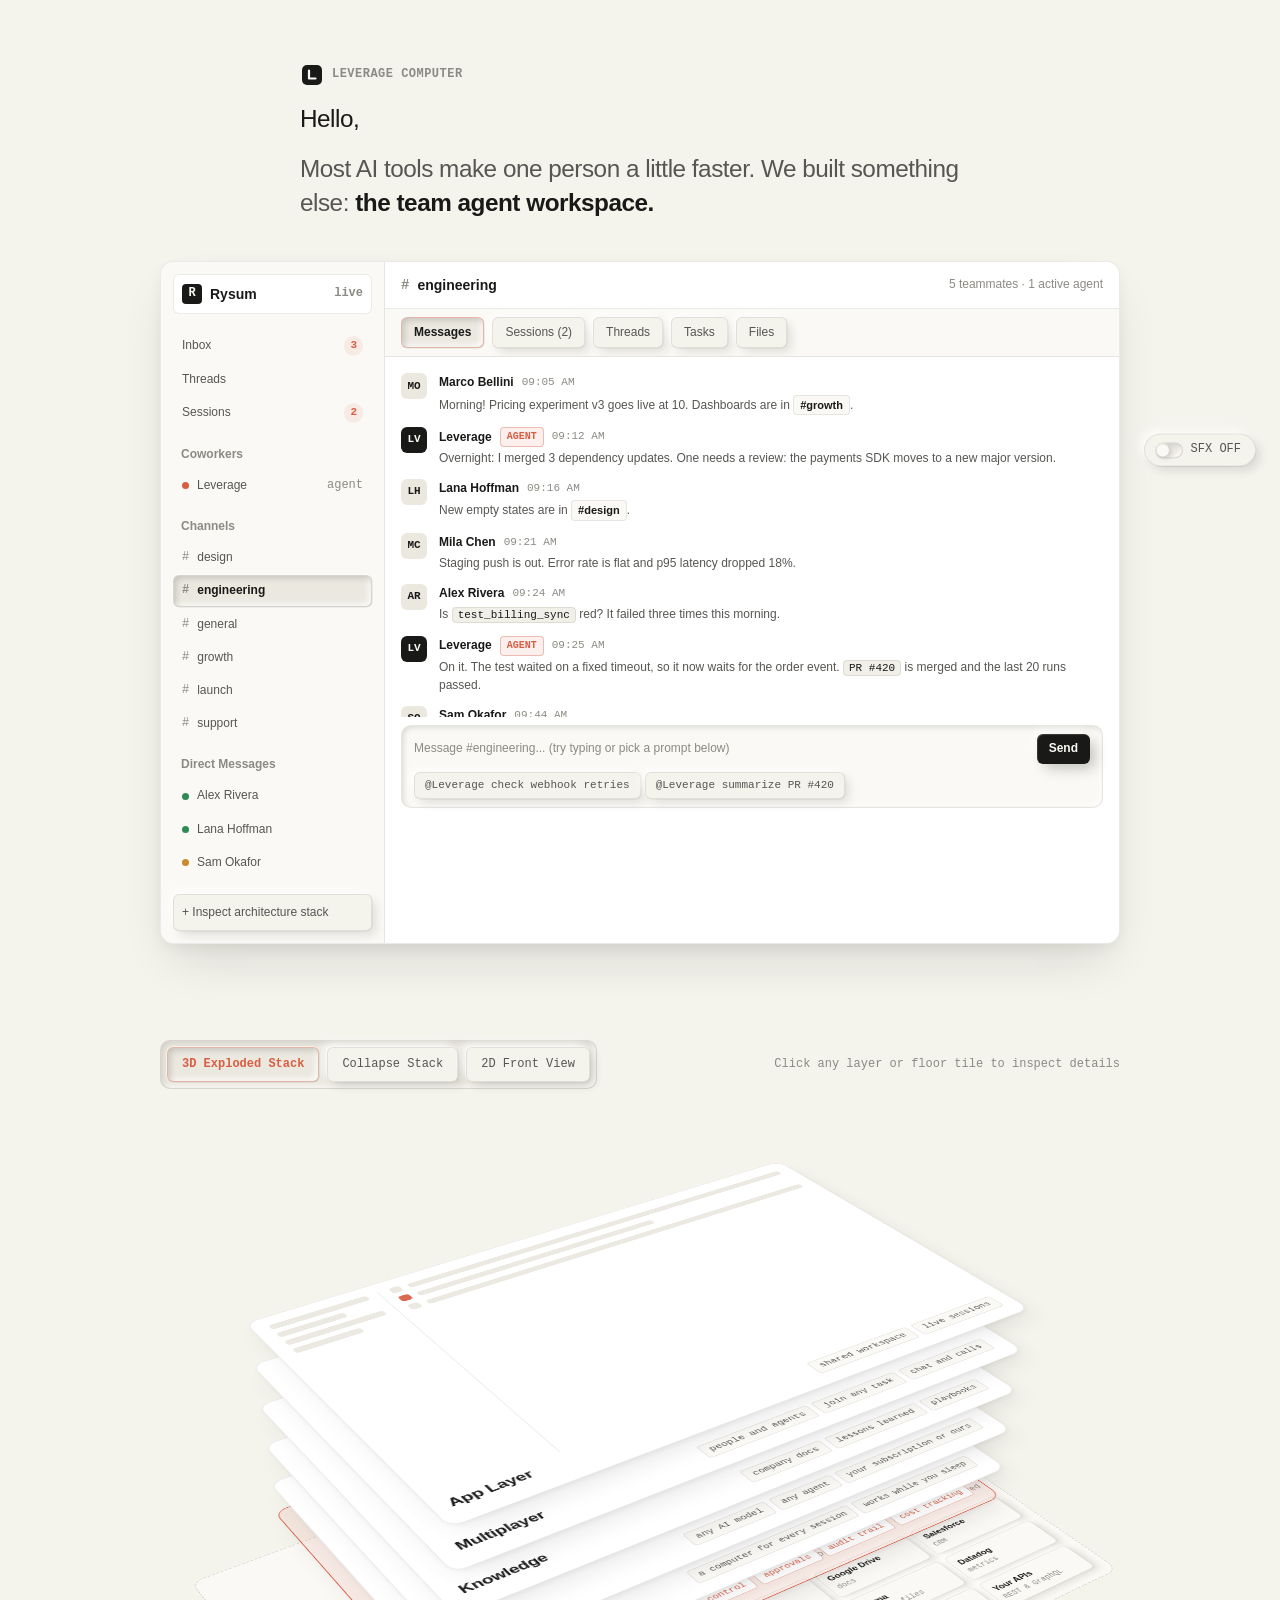
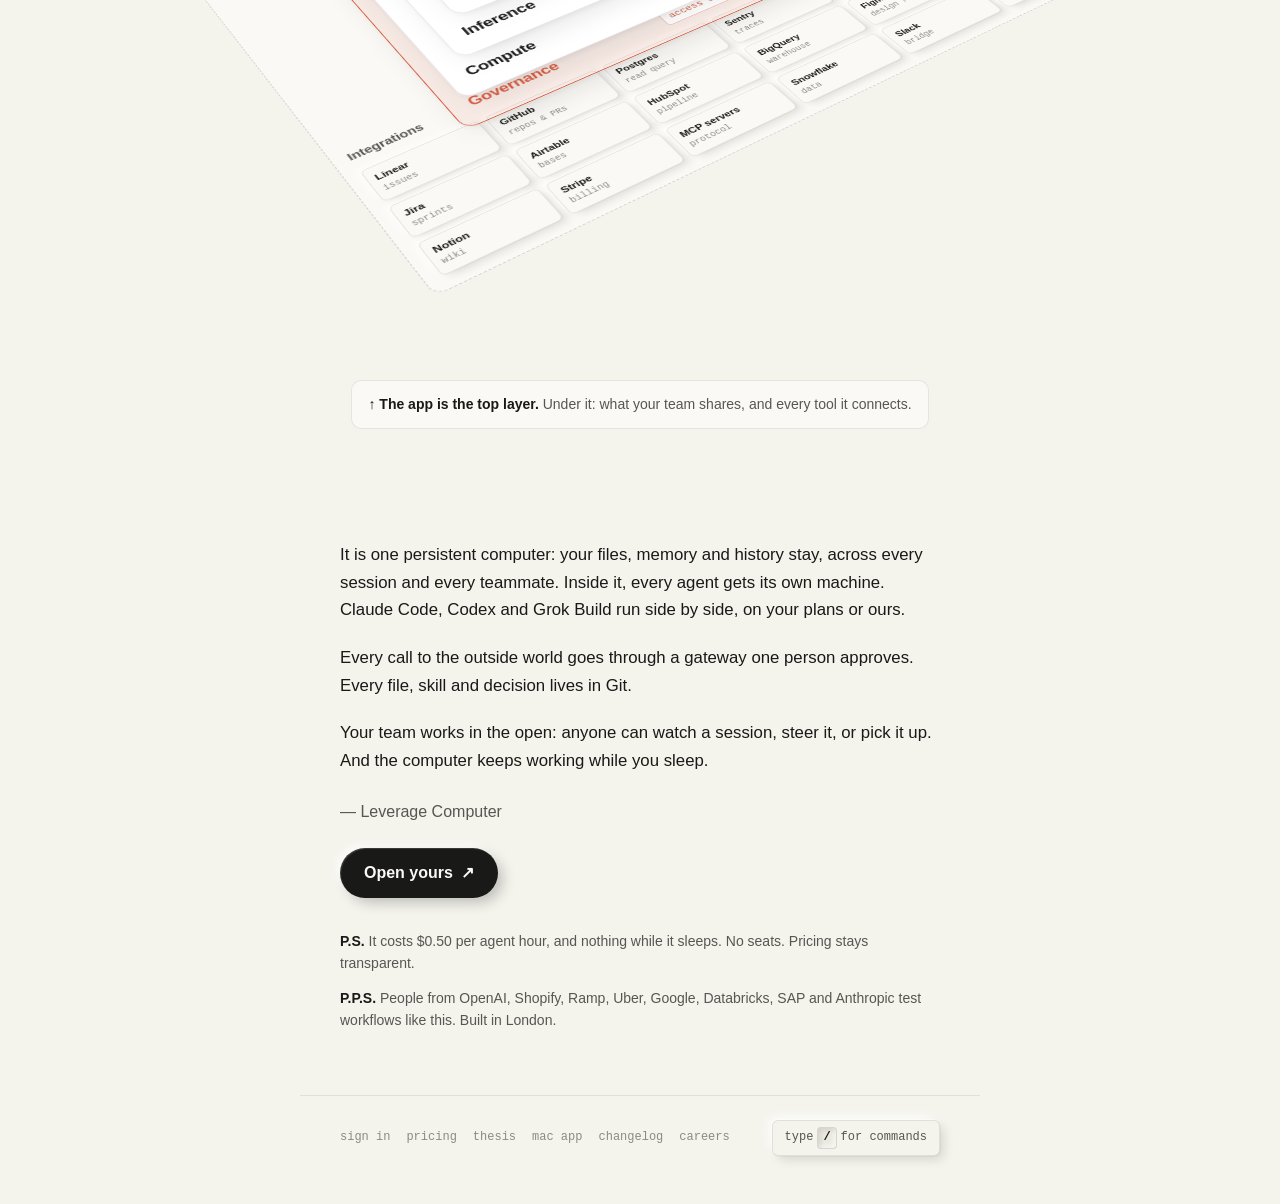
<file: output/clean-mockup-v2/index.html>
<!doctype html>
<html lang="en">
  <head>
    <meta charset="UTF-8" />
    <meta name="viewport" content="width=device-width, initial-scale=1.0" />
    <title>Leverage Computer — The Team Agent Workspace</title>
    <meta
      name="description"
      content="Most AI tools make one person a little faster. A persistent team agent workspace where people and agents collaborate on one shared computer."
    />
    <meta property="og:type" content="website" />
    <meta
      property="og:title"
      content="Leverage Computer — The Team Agent Workspace"
    />
    <meta
      property="og:description"
      content="App layer, Multiplayer, Knowledge, Inference, Compute, and Governance stacked over all your team integrations."
    />
    <meta property="og:image" content="./assets/og-preview.svg" />
    <link rel="stylesheet" href="./css/reset.css" />
    <link rel="stylesheet" href="./css/variables.css" />
    <link rel="stylesheet" href="./css/style.css" />
    <script src="./js/data.js" defer></script>
    <script src="./js/sound.js" defer></script>
    <script src="./js/workspace-preview.js" defer></script>
    <script src="./js/stage-3d.js" defer></script>
    <script src="./js/app.js" defer></script>
  </head>
  <body>
    <a class="skip-link" href="#main-content">Skip to content</a>

    <div class="floating-utility">
      <button
        type="button"
        id="sound-toggle-btn"
        class="floating-utility__btn"
        data-action="toggle-sound"
        aria-pressed="false"
        aria-label="Toggle tactile click sound feedback"
      >
        <span class="floating-utility__dot" aria-hidden="true"></span>
        <span id="sound-toggle-label">SFX OFF</span>
      </button>
    </div>

    <div class="page-shell">
      <main id="main-content">
        <!-- Section 1: Editorial Intro & Live Team Agent Workspace Window -->
        <section class="container hero-section" id="hero-workspace" aria-label="Workspace overview">
          <header class="hero-intro">
            <div class="brand-mark">
              <svg
                class="brand-mark__icon"
                viewBox="0 0 24 24"
                fill="none"
                aria-hidden="true"
              >
                <rect x="2" y="2" width="20" height="20" rx="5" fill="currentColor" />
                <path
                  d="M9 7.5 V15.5 H15.5"
                  stroke="#FAF9F5"
                  stroke-width="2.2"
                  stroke-linecap="round"
                  stroke-linejoin="round"
                />
              </svg>
              <span class="brand-mark__name">LEVERAGE COMPUTER</span>
            </div>

            <p class="hero-intro__greeting">Hello,</p>
            <h1 class="hero-intro__lead">
              Most AI tools make one person a little faster. We built something
              else: <strong>the team agent workspace.</strong>
            </h1>
          </header>

          <div class="workspace-window" aria-label="Interactive workspace preview">
            <aside class="workspace-window__sidebar" aria-label="Workspace navigation">
              <div class="workspace-switcher">
                <span class="workspace-switcher__brand">
                  <span class="workspace-switcher__badge" aria-hidden="true">R</span>
                  <span>Rysum</span>
                </span>
                <span class="workspace-switcher__state">live</span>
              </div>

              <div class="sidebar-group" role="group" aria-label="Primary views">
                <button
                  type="button"
                  class="sidebar-btn"
                  data-action="select-tab"
                  data-tab-id="threads"
                >
                  <span class="sidebar-btn__left">Inbox</span>
                  <span class="sidebar-btn__count">3</span>
                </button>
                <button
                  type="button"
                  class="sidebar-btn"
                  data-action="select-tab"
                  data-tab-id="threads"
                >
                  <span class="sidebar-btn__left">Threads</span>
                </button>
                <button
                  type="button"
                  class="sidebar-btn"
                  data-action="select-tab"
                  data-tab-id="sessions"
                >
                  <span class="sidebar-btn__left">Sessions</span>
                  <span class="sidebar-btn__count">2</span>
                </button>
              </div>

              <div class="sidebar-group" role="group" aria-label="Coworker agents">
                <span class="sidebar-group__label">Coworkers</span>
                <button
                  type="button"
                  class="sidebar-btn"
                  data-action="select-channel"
                  data-channel-id="engineering"
                >
                  <span class="sidebar-btn__left">
                    <span class="status-dot status-dot--agent" aria-hidden="true"></span>
                    <span>Leverage</span>
                  </span>
                  <span class="sidebar-btn__hash">agent</span>
                </button>
              </div>

              <div class="sidebar-group" role="group" aria-label="Channels">
                <span class="sidebar-group__label">Channels</span>
                <button
                  type="button"
                  class="sidebar-btn"
                  data-action="select-channel"
                  data-channel-id="design"
                >
                  <span class="sidebar-btn__left">
                    <span class="sidebar-btn__hash" aria-hidden="true">#</span>
                    <span>design</span>
                  </span>
                </button>
                <button
                  type="button"
                  class="sidebar-btn is-active"
                  data-action="select-channel"
                  data-channel-id="engineering"
                >
                  <span class="sidebar-btn__left">
                    <span class="sidebar-btn__hash" aria-hidden="true">#</span>
                    <span>engineering</span>
                  </span>
                </button>
                <button
                  type="button"
                  class="sidebar-btn"
                  data-action="select-channel"
                  data-channel-id="general"
                >
                  <span class="sidebar-btn__left">
                    <span class="sidebar-btn__hash" aria-hidden="true">#</span>
                    <span>general</span>
                  </span>
                </button>
                <button
                  type="button"
                  class="sidebar-btn"
                  data-action="select-channel"
                  data-channel-id="growth"
                >
                  <span class="sidebar-btn__left">
                    <span class="sidebar-btn__hash" aria-hidden="true">#</span>
                    <span>growth</span>
                  </span>
                </button>
                <button
                  type="button"
                  class="sidebar-btn"
                  data-action="select-channel"
                  data-channel-id="launch"
                >
                  <span class="sidebar-btn__left">
                    <span class="sidebar-btn__hash" aria-hidden="true">#</span>
                    <span>launch</span>
                  </span>
                </button>
                <button
                  type="button"
                  class="sidebar-btn"
                  data-action="select-channel"
                  data-channel-id="support"
                >
                  <span class="sidebar-btn__left">
                    <span class="sidebar-btn__hash" aria-hidden="true">#</span>
                    <span>support</span>
                  </span>
                </button>
              </div>

              <div class="sidebar-group" role="group" aria-label="Direct messages">
                <span class="sidebar-group__label">Direct Messages</span>
                <button
                  type="button"
                  class="sidebar-btn"
                  data-action="select-channel"
                  data-channel-id="engineering"
                >
                  <span class="sidebar-btn__left">
                    <span class="status-dot" aria-hidden="true"></span>
                    <span>Alex Rivera</span>
                  </span>
                </button>
                <button
                  type="button"
                  class="sidebar-btn"
                  data-action="select-channel"
                  data-channel-id="design"
                >
                  <span class="sidebar-btn__left">
                    <span class="status-dot" aria-hidden="true"></span>
                    <span>Lana Hoffman</span>
                  </span>
                </button>
                <button
                  type="button"
                  class="sidebar-btn"
                  data-action="select-channel"
                  data-channel-id="support"
                >
                  <span class="sidebar-btn__left">
                    <span class="status-dot status-dot--idle" aria-hidden="true"></span>
                    <span>Sam Okafor</span>
                  </span>
                </button>
              </div>

              <button
                type="button"
                class="sidebar-footer-action"
                data-action="jump-section"
                data-target="architecture-stage"
              >
                + Inspect architecture stack
              </button>
            </aside>

            <div class="workspace-window__feed">
              <div class="feed-header">
                <div class="feed-header__title">
                  <span class="sidebar-btn__hash" aria-hidden="true">#</span>
                  <span id="workspace-channel-title">engineering</span>
                </div>
                <span class="feed-header__meta" id="workspace-channel-meta">
                  5 teammates · 1 active agent
                </span>
              </div>

              <div class="workspace-window__tabs" role="tablist" aria-label="Channel tabs">
                <button
                  type="button"
                  class="feed-tab is-active"
                  role="tab"
                  aria-selected="true"
                  data-action="select-tab"
                  data-tab-id="messages"
                >
                  Messages
                </button>
                <button
                  type="button"
                  class="feed-tab"
                  role="tab"
                  aria-selected="false"
                  data-action="select-tab"
                  data-tab-id="sessions"
                >
                  Sessions (2)
                </button>
                <button
                  type="button"
                  class="feed-tab"
                  role="tab"
                  aria-selected="false"
                  data-action="select-tab"
                  data-tab-id="threads"
                >
                  Threads
                </button>
                <button
                  type="button"
                  class="feed-tab"
                  role="tab"
                  aria-selected="false"
                  data-action="select-tab"
                  data-tab-id="tasks"
                >
                  Tasks
                </button>
                <button
                  type="button"
                  class="feed-tab"
                  role="tab"
                  aria-selected="false"
                  data-action="select-tab"
                  data-tab-id="files"
                >
                  Files
                </button>
              </div>

              <div class="feed-stream" id="workspace-feed-stream" aria-live="polite">
                <article class="feed-msg">
                  <span class="feed-msg__avatar" aria-hidden="true">MO</span>
                  <div class="feed-msg__body">
                    <div class="feed-msg__head">
                      <span class="feed-msg__author">Marco Bellini</span>
                      <span class="feed-msg__time">09:05 AM</span>
                    </div>
                    <p class="feed-msg__text">
                      Morning! Pricing experiment v3 goes live at 10. Dashboards are in
                      <span class="feed-msg__tag">#growth</span>.
                    </p>
                  </div>
                </article>

                <article class="feed-msg feed-msg--agent">
                  <span class="feed-msg__avatar" aria-hidden="true">LV</span>
                  <div class="feed-msg__body">
                    <div class="feed-msg__head">
                      <span class="feed-msg__author">Leverage</span>
                      <span class="feed-msg__badge">AGENT</span>
                      <span class="feed-msg__time">09:12 AM</span>
                    </div>
                    <p class="feed-msg__text">
                      Overnight: I merged 3 dependency updates. One needs a review: the
                      payments SDK moves to a new major version.
                    </p>
                  </div>
                </article>

                <article class="feed-msg">
                  <span class="feed-msg__avatar" aria-hidden="true">LH</span>
                  <div class="feed-msg__body">
                    <div class="feed-msg__head">
                      <span class="feed-msg__author">Lana Hoffman</span>
                      <span class="feed-msg__time">09:16 AM</span>
                    </div>
                    <p class="feed-msg__text">
                      New empty states are in <span class="feed-msg__tag">#design</span>.
                    </p>
                  </div>
                </article>

                <article class="feed-msg">
                  <span class="feed-msg__avatar" aria-hidden="true">MC</span>
                  <div class="feed-msg__body">
                    <div class="feed-msg__head">
                      <span class="feed-msg__author">Mila Chen</span>
                      <span class="feed-msg__time">09:21 AM</span>
                    </div>
                    <p class="feed-msg__text">
                      Staging push is out. Error rate is flat and p95 latency dropped 18%.
                    </p>
                  </div>
                </article>

                <article class="feed-msg">
                  <span class="feed-msg__avatar" aria-hidden="true">AR</span>
                  <div class="feed-msg__body">
                    <div class="feed-msg__head">
                      <span class="feed-msg__author">Alex Rivera</span>
                      <span class="feed-msg__time">09:24 AM</span>
                    </div>
                    <p class="feed-msg__text">
                      Is <code class="feed-msg__code">test_billing_sync</code> red? It failed three times this morning.
                    </p>
                  </div>
                </article>

                <article class="feed-msg feed-msg--agent">
                  <span class="feed-msg__avatar" aria-hidden="true">LV</span>
                  <div class="feed-msg__body">
                    <div class="feed-msg__head">
                      <span class="feed-msg__author">Leverage</span>
                      <span class="feed-msg__badge">AGENT</span>
                      <span class="feed-msg__time">09:25 AM</span>
                    </div>
                    <p class="feed-msg__text">
                      On it. The test waited on a fixed timeout, so it now waits for the
                      order event. <code class="feed-msg__code">PR #420</code> is merged and the last 20 runs passed.
                    </p>
                  </div>
                </article>

                <article class="feed-msg">
                  <span class="feed-msg__avatar" aria-hidden="true">SO</span>
                  <div class="feed-msg__body">
                    <div class="feed-msg__head">
                      <span class="feed-msg__author">Sam Okafor</span>
                      <span class="feed-msg__time">09:44 AM</span>
                    </div>
                    <p class="feed-msg__text">
                      Customers on the Pro plan got <strong class="feed-msg__tag">two receipts</strong> for the same payment last night. Looks like the webhook retries twice after a timeout.
                    </p>
                  </div>
                </article>
              </div>

              <div class="workspace-window__composer">
                <div class="composer-row">
                  <input
                    type="text"
                    id="composer-input"
                    class="composer-input"
                    placeholder="Message #engineering... (try typing or pick a prompt below)"
                    aria-label="Send a sample message to the workspace"
                  />
                  <button
                    type="button"
                    class="composer-send-btn"
                    data-action="send-message"
                  >
                    Send
                  </button>
                </div>
                <div class="composer-prompts">
                  <button
                    type="button"
                    class="composer-chip"
                    data-action="fill-prompt"
                    data-prompt-text="@Leverage check staging webhook retries and open a PR with tests."
                  >
                    @Leverage check webhook retries
                  </button>
                  <button
                    type="button"
                    class="composer-chip"
                    data-action="fill-prompt"
                    data-prompt-text="@Leverage summarize PR #420 latency diff for #launch."
                  >
                    @Leverage summarize PR #420
                  </button>
                </div>
              </div>
            </div>
          </div>
        </section>

        <!-- Section 2: Scroll-Linked 3D Isometric 6-Layer Architecture & Integrations Floor -->
        <section
          class="container architecture-section"
          id="architecture-stage"
          aria-label="6-layer architecture stack and integrations"
        >
          <div class="stage-toolbar">
            <div class="stage-toolbar__group" role="group" aria-label="Stack projection controls">
              <button
                type="button"
                class="stage-ctrl-btn is-active"
                data-action="set-stage-view"
                data-stage-mode="exploded"
                aria-pressed="true"
              >
                3D Exploded Stack
              </button>
              <button
                type="button"
                class="stage-ctrl-btn"
                data-action="set-stage-view"
                data-stage-mode="collapsed"
                aria-pressed="false"
              >
                Collapse Stack
              </button>
              <button
                type="button"
                class="stage-ctrl-btn"
                data-action="set-stage-view"
                data-stage-mode="flat"
                aria-pressed="false"
              >
                2D Front View
              </button>
            </div>
            <span class="stage-toolbar__hint">
              Click any layer or floor tile to inspect details
            </span>
          </div>

          <div
            id="iso-stage"
            class="iso-stage is-isometric is-exploded"
          >
            <div class="iso-stage__board">
              <div class="iso-stage__layers">
                <button
                  type="button"
                  class="stack-layer stack-layer--1 stack-layer--app"
                  data-action="inspect-layer"
                  data-layer-id="app"
                >
                  <span class="mini-app-chrome" aria-hidden="true">
                    <span class="mini-app-chrome__nav">
                      <span class="mini-app-chrome__pill"></span>
                      <span class="mini-app-chrome__pill mini-app-chrome__pill--short"></span>
                      <span class="mini-app-chrome__pill"></span>
                      <span class="mini-app-chrome__pill mini-app-chrome__pill--short"></span>
                    </span>
                    <span class="mini-app-chrome__feed">
                      <span class="mini-app-chrome__row">
                        <span class="mini-app-chrome__dot"></span>
                        <span class="mini-app-chrome__line"></span>
                      </span>
                      <span class="mini-app-chrome__row">
                        <span class="mini-app-chrome__dot mini-app-chrome__dot--coral"></span>
                        <span class="mini-app-chrome__line mini-app-chrome__line--half"></span>
                      </span>
                      <span class="mini-app-chrome__row">
                        <span class="mini-app-chrome__dot"></span>
                        <span class="mini-app-chrome__line"></span>
                      </span>
                    </span>
                  </span>
                  <span class="stack-layer__bar">
                    <span class="stack-layer__name">App Layer</span>
                    <span class="stack-layer__chips">
                      <span class="stack-layer__chip">shared workspace</span>
                      <span class="stack-layer__chip">live sessions</span>
                    </span>
                  </span>
                </button>

                <button
                  type="button"
                  class="stack-layer stack-layer--2"
                  data-action="inspect-layer"
                  data-layer-id="multiplayer"
                >
                  <span class="stack-layer__bar">
                    <span class="stack-layer__name">Multiplayer</span>
                    <span class="stack-layer__chips">
                      <span class="stack-layer__chip">people and agents</span>
                      <span class="stack-layer__chip">join any task</span>
                      <span class="stack-layer__chip">chat and calls</span>
                    </span>
                  </span>
                </button>

                <button
                  type="button"
                  class="stack-layer stack-layer--3"
                  data-action="inspect-layer"
                  data-layer-id="knowledge"
                >
                  <span class="stack-layer__bar">
                    <span class="stack-layer__name">Knowledge</span>
                    <span class="stack-layer__chips">
                      <span class="stack-layer__chip">company docs</span>
                      <span class="stack-layer__chip">lessons learned</span>
                      <span class="stack-layer__chip">playbooks</span>
                    </span>
                  </span>
                </button>

                <button
                  type="button"
                  class="stack-layer stack-layer--4"
                  data-action="inspect-layer"
                  data-layer-id="inference"
                >
                  <span class="stack-layer__bar">
                    <span class="stack-layer__name">Inference</span>
                    <span class="stack-layer__chips">
                      <span class="stack-layer__chip">any AI model</span>
                      <span class="stack-layer__chip">any agent</span>
                      <span class="stack-layer__chip">your subscription or ours</span>
                    </span>
                  </span>
                </button>

                <button
                  type="button"
                  class="stack-layer stack-layer--5"
                  data-action="inspect-layer"
                  data-layer-id="compute"
                >
                  <span class="stack-layer__bar">
                    <span class="stack-layer__name">Compute</span>
                    <span class="stack-layer__chips">
                      <span class="stack-layer__chip">a computer for every session</span>
                      <span class="stack-layer__chip">works while you sleep</span>
                    </span>
                  </span>
                </button>

                <button
                  type="button"
                  class="stack-layer stack-layer--6 stack-layer--governance is-active"
                  data-action="inspect-layer"
                  data-layer-id="governance"
                >
                  <span class="stack-layer__bar">
                    <span class="stack-layer__name">Governance</span>
                    <span class="stack-layer__chips">
                      <span class="stack-layer__chip">access control</span>
                      <span class="stack-layer__chip">approvals</span>
                      <span class="stack-layer__chip">audit trail</span>
                      <span class="stack-layer__chip">cost tracking</span>
                    </span>
                  </span>
                </button>
              </div>

              <div class="integrations-floor" aria-label="Connected tools floor">
                <div class="integrations-floor__head">
                  <span class="integrations-floor__label">Integrations</span>
                  <span class="integrations-floor__status" id="integration-floor-status">
                    18 connected tools · gateway approved
                  </span>
                </div>
                <div class="integrations-floor__grid">
                  <button type="button" class="integrations-floor__tile" data-action="inspect-integration" data-tool-id="linear" aria-pressed="false">
                    <span class="integrations-floor__tile-name">Linear</span>
                    <span class="integrations-floor__meta">issues</span>
                  </button>
                  <button type="button" class="integrations-floor__tile" data-action="inspect-integration" data-tool-id="github" aria-pressed="false">
                    <span class="integrations-floor__tile-name">GitHub</span>
                    <span class="integrations-floor__meta">repos &amp; PRs</span>
                  </button>
                  <button type="button" class="integrations-floor__tile" data-action="inspect-integration" data-tool-id="postgres" aria-pressed="false">
                    <span class="integrations-floor__tile-name">Postgres</span>
                    <span class="integrations-floor__meta">read query</span>
                  </button>
                  <button type="button" class="integrations-floor__tile" data-action="inspect-integration" data-tool-id="sentry" aria-pressed="false">
                    <span class="integrations-floor__tile-name">Sentry</span>
                    <span class="integrations-floor__meta">traces</span>
                  </button>
                  <button type="button" class="integrations-floor__tile" data-action="inspect-integration" data-tool-id="gdrive" aria-pressed="false">
                    <span class="integrations-floor__tile-name">Google Drive</span>
                    <span class="integrations-floor__meta">docs</span>
                  </button>
                  <button type="button" class="integrations-floor__tile" data-action="inspect-integration" data-tool-id="salesforce" aria-pressed="false">
                    <span class="integrations-floor__tile-name">Salesforce</span>
                    <span class="integrations-floor__meta">CRM</span>
                  </button>
                  <button type="button" class="integrations-floor__tile" data-action="inspect-integration" data-tool-id="jira" aria-pressed="false">
                    <span class="integrations-floor__tile-name">Jira</span>
                    <span class="integrations-floor__meta">sprints</span>
                  </button>
                  <button type="button" class="integrations-floor__tile" data-action="inspect-integration" data-tool-id="airtable" aria-pressed="false">
                    <span class="integrations-floor__tile-name">Airtable</span>
                    <span class="integrations-floor__meta">bases</span>
                  </button>
                  <button type="button" class="integrations-floor__tile" data-action="inspect-integration" data-tool-id="hubspot" aria-pressed="false">
                    <span class="integrations-floor__tile-name">HubSpot</span>
                    <span class="integrations-floor__meta">pipeline</span>
                  </button>
                  <button type="button" class="integrations-floor__tile" data-action="inspect-integration" data-tool-id="bigquery" aria-pressed="false">
                    <span class="integrations-floor__tile-name">BigQuery</span>
                    <span class="integrations-floor__meta">warehouse</span>
                  </button>
                  <button type="button" class="integrations-floor__tile" data-action="inspect-integration" data-tool-id="figma" aria-pressed="false">
                    <span class="integrations-floor__tile-name">Figma</span>
                    <span class="integrations-floor__meta">design files</span>
                  </button>
                  <button type="button" class="integrations-floor__tile" data-action="inspect-integration" data-tool-id="datadog" aria-pressed="false">
                    <span class="integrations-floor__tile-name">Datadog</span>
                    <span class="integrations-floor__meta">metrics</span>
                  </button>
                  <button type="button" class="integrations-floor__tile" data-action="inspect-integration" data-tool-id="notion" aria-pressed="false">
                    <span class="integrations-floor__tile-name">Notion</span>
                    <span class="integrations-floor__meta">wiki</span>
                  </button>
                  <button type="button" class="integrations-floor__tile" data-action="inspect-integration" data-tool-id="stripe" aria-pressed="false">
                    <span class="integrations-floor__tile-name">Stripe</span>
                    <span class="integrations-floor__meta">billing</span>
                  </button>
                  <button type="button" class="integrations-floor__tile" data-action="inspect-integration" data-tool-id="mcp" aria-pressed="false">
                    <span class="integrations-floor__tile-name">MCP servers</span>
                    <span class="integrations-floor__meta">protocol</span>
                  </button>
                  <button type="button" class="integrations-floor__tile" data-action="inspect-integration" data-tool-id="snowflake" aria-pressed="false">
                    <span class="integrations-floor__tile-name">Snowflake</span>
                    <span class="integrations-floor__meta">data</span>
                  </button>
                  <button type="button" class="integrations-floor__tile" data-action="inspect-integration" data-tool-id="slack" aria-pressed="false">
                    <span class="integrations-floor__tile-name">Slack</span>
                    <span class="integrations-floor__meta">bridge</span>
                  </button>
                  <button type="button" class="integrations-floor__tile" data-action="inspect-integration" data-tool-id="apis" aria-pressed="false">
                    <span class="integrations-floor__tile-name">Your APIs</span>
                    <span class="integrations-floor__meta">REST &amp; GraphQL</span>
                  </button>
                </div>
              </div>
            </div>

            <p class="iso-stage__caption" id="stack-live-caption">
              <strong>↑ The app is the top layer.</strong> Under it: what your team shares,
              and every tool it connects.
            </p>
          </div>
        </section>

        <!-- Section 3: Editorial Prose Reveal, Primary CTA, Postscripts & Command Footer -->
        <section class="container editorial-outro" id="editorial-outro" aria-label="Product thesis and access">
          <div class="editorial-outro__prose">
            <p class="editorial-outro__para">
              It is one persistent computer: your files, memory and history stay, across
              every session and every teammate. Inside it, every agent gets its own
              machine. Claude Code, Codex and Grok Build run side by side, on your plans or
              ours.
            </p>
            <p class="editorial-outro__para">
              Every call to the outside world goes through a gateway one person approves.
              Every file, skill and decision lives in Git.
            </p>
            <p class="editorial-outro__para">
              Your team works in the open: anyone can watch a session, steer it, or pick it
              up. And the computer keeps working while you sleep.
            </p>
          </div>

          <p class="editorial-outro__sign">— Leverage Computer</p>

          <div class="editorial-outro__cta-wrap">
            <button
              type="button"
              class="cta-pill-btn"
              data-action="request-workspace"
            >
              <span>Open yours</span>
              <span class="cta-pill-btn__arrow" aria-hidden="true">↗</span>
            </button>
            <p class="cta-feedback" id="cta-feedback" hidden>
              Workspace reservation queued. Press <code>/</code> anytime to inspect layers or channels.
            </p>
          </div>

          <div class="editorial-outro__notes">
            <p class="editorial-outro__ps" id="pricing">
              <strong>P.S.</strong> It costs $0.50 per agent hour, and nothing while it sleeps. No seats. Pricing stays transparent.
            </p>
            <p class="editorial-outro__ps" id="thesis">
              <strong>P.P.S.</strong> People from OpenAI, Shopify, Ramp, Uber, Google, Databricks, SAP and Anthropic test workflows like this. Built in London.
            </p>
          </div>
        </section>
      </main>

      <footer class="container site-footer">
        <nav class="site-footer__links" aria-label="Footer navigation">
          <a class="site-footer__link" href="#hero-workspace">sign in</a>
          <a class="site-footer__link" href="#pricing">pricing</a>
          <a class="site-footer__link" href="#thesis">thesis</a>
          <a class="site-footer__link" href="#architecture-stage">mac app</a>
          <a class="site-footer__link" href="#architecture-stage">changelog</a>
          <a class="site-footer__link" href="#editorial-outro">careers</a>
        </nav>

        <button
          type="button"
          class="cmd-trigger-btn"
          data-action="open-commands"
          aria-haspopup="dialog"
          aria-controls="command-palette"
        >
          <span>type</span>
          <kbd class="cmd-trigger-btn__key">/</kbd>
          <span>for commands</span>
        </button>
      </footer>
    </div>

    <!-- Command Palette Modal (Opened via '/' key or footer hint button) -->
    <div
      id="command-palette"
      class="command-modal"
      role="dialog"
      aria-modal="true"
      aria-label="Quick command palette"
      hidden
    >
      <div class="command-modal__panel">
        <div class="command-modal__search-row">
          <input
            type="text"
            id="command-search"
            class="command-modal__input"
            placeholder="Filter commands... (app, stack, governance, sound)"
            aria-label="Filter quick commands"
          />
          <button
            type="button"
            class="command-modal__esc"
            data-action="close-commands"
          >
            Esc
          </button>
        </div>

        <div class="command-modal__list" id="command-list">
          <button
            type="button"
            class="command-modal__item"
            data-action="run-command"
            data-command="jump-hero"
          >
            <span>Jump to Team Agent Workspace</span>
            <span class="command-modal__shortcut">#hero-workspace</span>
          </button>
          <button
            type="button"
            class="command-modal__item"
            data-action="run-command"
            data-command="toggle-stack"
          >
            <span>Toggle 3D Stack Explode / Collapse</span>
            <span class="command-modal__shortcut">3D Stack</span>
          </button>
          <button
            type="button"
            class="command-modal__item"
            data-action="run-command"
            data-command="inspect-governance"
          >
            <span>Inspect Governance Layer (Coral Accent)</span>
            <span class="command-modal__shortcut">Layer 06</span>
          </button>
          <button
            type="button"
            class="command-modal__item"
            data-action="run-command"
            data-command="toggle-sound"
          >
            <span>Toggle Tactile Switch SFX</span>
            <span class="command-modal__shortcut">Web Audio</span>
          </button>
          <button
            type="button"
            class="command-modal__item"
            data-action="run-command"
            data-command="jump-cta"
          >
            <span>Jump to Open Yours CTA</span>
            <span class="command-modal__shortcut">#editorial-outro</span>
          </button>
        </div>
      </div>
    </div>
  </body>
</html>
</file>
<file: output/clean-mockup-v2/css/variables.css>
/* ==========================================================================
   2. Design Token SSOT — Team Agent Workspace Mockup (css/variables.css)
   ========================================================================== */

:root {
  /* ========================================================================
     [30초 빠른 컬러 커스터마이징 구역]
     배포 후 아래 3~4개 핵심 토큰만 수정해도 전체 랜딩 톤이 즉시 전환됩니다.
     ======================================================================== */
  /* 80% Warm Editorial Paper Canvas */
  --color-bg-canvas: #F4F3EC;
  --color-bg-elevated: #FAF9F5;
  --color-bg-glass: rgba(244, 243, 236, 0.92);

  /* 15% Crisp Panels & Hairline Borders */
  --color-bg-panel: #FFFFFF;
  --color-bg-subtle: #EAE8DF;
  --color-bg-hover: #EFECE4;
  --color-bg-code: #F0EFE8;
  --color-border-subtle: rgba(25, 25, 24, 0.09);
  --color-border-strong: rgba(25, 25, 24, 0.18);

  /* 5% Point Accent (Coral Terracotta for Governance & Key Signals) */
  --color-accent-coral: #D95D43;
  --color-accent-coral-soft: rgba(217, 93, 67, 0.09);
  --color-accent-coral-border: rgba(217, 93, 67, 0.36);
  --color-status-online: #2E8B57;
  --color-status-amber: #C98A2C;
  --color-status-slate: #64748B;

  /* Editorial Charcoal Typography & Dark Pill CTA */
  --color-text-primary: #191918;
  --color-text-secondary: #575653;
  --color-text-muted: #8C8A84;
  --color-text-dormant: #B7B4AA;
  --color-cta-bg: #191918;
  --color-cta-bg-hover: #2E2E2B;
  --color-cta-fg: #FAF9F5;
  --color-scrim: rgba(25, 25, 24, 0.32);

  /* Typography Stacks & Fluid Editorial Scale */
  --font-sans: "Pretendard Variable", "Pretendard", "Inter", -apple-system, BlinkMacSystemFont, "Apple SD Gothic Neo", sans-serif;
  --font-mono: "JetBrains Mono", "Fira Code", Consolas, monospace;

  --text-xs: 0.75rem;
  --text-sm: 0.875rem;
  --text-base: 1rem;
  --text-md: 1.0625rem;
  --text-prose: clamp(1.05rem, 1.25vw, 1.25rem);
  --text-hero: clamp(1.35rem, 1.9vw, 1.85rem);

  /* Spacing Scale */
  --space-1: 0.25rem;
  --space-2: 0.5rem;
  --space-3: 0.75rem;
  --space-4: 1rem;
  --space-5: 1.25rem;
  --space-6: 1.5rem;
  --space-8: 2rem;
  --space-10: 2.5rem;
  --space-12: 3rem;
  --space-16: 4rem;

  /* Border Radius */
  --radius-xs: 4px;
  --radius-sm: 6px;
  --radius-md: 10px;
  --radius-lg: 14px;
  --radius-xl: 18px;
  --radius-pill: 9999px;

  /* Multi-Layered Soft Paper Shadows */
  --shadow-window:
    0 24px 48px -14px rgba(25, 25, 24, 0.14),
    0 6px 16px -4px rgba(25, 25, 24, 0.08);
  --shadow-layer:
    0 18px 34px -12px rgba(25, 25, 24, 0.12),
    0 4px 10px -2px rgba(25, 25, 24, 0.06);
  --shadow-tile:
    0 10px 22px -8px rgba(25, 25, 24, 0.12),
    0 2px 6px -1px rgba(25, 25, 24, 0.05);
  --shadow-modal:
    0 32px 64px -18px rgba(25, 25, 24, 0.24),
    0 8px 20px -6px rgba(25, 25, 24, 0.1);

  /* Tactile Neumorphism (Warm Paper Soft-Relief) Tokens */
  --shadow-neu-extruded:
    5px 5px 11px -2px rgba(25, 25, 24, 0.14),
    -5px -5px 11px -2px rgba(255, 255, 255, 0.9),
    -0.5px -0.5px 0 rgba(255, 255, 255, 0.95),
    0.5px 0.5px 0 rgba(25, 25, 24, 0.08);
  --shadow-neu-extruded-hover:
    7px 7px 14px -2px rgba(25, 25, 24, 0.17),
    -6px -6px 13px -2px rgba(255, 255, 255, 0.96),
    -0.5px -0.5px 0 rgba(255, 255, 255, 1),
    0.5px 0.5px 0 rgba(25, 25, 24, 0.1);
  --shadow-neu-pressed:
    inset 3px 3px 6px -1px rgba(25, 25, 24, 0.18),
    inset -3px -3px 6px -1px rgba(255, 255, 255, 0.88),
    -0.5px -0.5px 0 rgba(255, 255, 255, 0.92),
    0.5px 0.5px 0 rgba(25, 25, 24, 0.12);
  --shadow-neu-groove:
    inset 2px 2px 5px rgba(25, 25, 24, 0.12),
    inset -2px -2px 5px rgba(255, 255, 255, 0.84);
  --shadow-neu-knob:
    2px 2px 5px rgba(25, 25, 24, 0.18),
    -1px -1px 3px rgba(255, 255, 255, 0.9);
  --shadow-neu-cta:
    6px 6px 14px -2px rgba(25, 25, 24, 0.26),
    -4px -4px 10px -1px rgba(255, 255, 255, 0.88),
    inset 1px 1px 1px rgba(255, 255, 255, 0.16);
  --shadow-neu-cta-pressed:
    inset 3px 3px 7px rgba(0, 0, 0, 0.45),
    inset -2px -2px 5px rgba(255, 255, 255, 0.08);

  /* 3D Isometric Stack Parameters & Spring Motion */
  --iso-perspective: 1800px;
  --iso-rotate-x: 52deg;
  --iso-rotate-z: -34deg;
  --layer-gap: 44px;
  --layer-gap-compact: 8px;

  --ease-spring: cubic-bezier(0.22, 1, 0.36, 1);
  --duration-fast: 180ms;
  --duration-stage: 680ms;
  --duration-reveal: 520ms;

  --container-max: 1120px;
  --editorial-max: 680px;
}
</file>
<file: output/clean-mockup-v2/css/style.css>
/* ==========================================================================
   3. Layout, 3D Isometric Stack & Component Stylesheet (css/style.css)
      100% Variable-Driven (Zero Hardcoded HEX Values)
   ========================================================================== */

.skip-link {
  position: fixed;
  top: var(--space-3);
  left: var(--space-3);
  z-index: 200;
  padding: var(--space-2) var(--space-4);
  border-radius: var(--radius-sm);
  background-color: var(--color-cta-bg);
  color: var(--color-cta-fg);
  font-size: var(--text-sm);
  font-weight: 600;
  transform: translateY(-180%);
  transition: transform var(--duration-fast) var(--ease-spring);
}

.skip-link:focus {
  transform: translateY(0);
}

.page-shell {
  width: 100%;
  overflow-x: clip;
}

.container {
  width: 100%;
  max-width: var(--container-max);
  margin-inline: auto;
  padding-inline: clamp(var(--space-4), 4vw, var(--space-10));
}

.editorial-container {
  width: 100%;
  max-width: var(--editorial-max);
  margin-inline: auto;
}

/* --------------------------------------------------------------------------
   1. Floating Right-Edge Sound Utility Button
   -------------------------------------------------------------------------- */

.floating-utility {
  position: fixed;
  right: clamp(var(--space-3), 2vw, var(--space-6));
  top: 50%;
  transform: translateY(-50%);
  z-index: 60;
}

.floating-utility__btn {
  display: inline-flex;
  align-items: center;
  gap: var(--space-2);
  padding: 6px 14px 6px 10px;
  border-radius: var(--radius-pill);
  background-color: var(--color-bg-canvas);
  border: 1px solid var(--color-border-subtle);
  box-shadow: var(--shadow-neu-extruded);
  font-family: var(--font-mono);
  font-size: var(--text-xs);
  color: var(--color-text-secondary);
  transition:
    transform var(--duration-fast) var(--ease-spring),
    border-color var(--duration-fast) var(--ease-spring),
    box-shadow var(--duration-fast) var(--ease-spring),
    color var(--duration-fast) var(--ease-spring),
    background-color var(--duration-fast) var(--ease-spring);
}

.floating-utility__btn:hover {
  border-color: var(--color-border-strong);
  box-shadow: var(--shadow-neu-extruded-hover);
  color: var(--color-text-primary);
  transform: translateY(-1px);
}

.floating-utility__btn.is-sound-on,
.floating-utility__btn:active {
  border-color: var(--color-accent-coral-border);
  background-color: var(--color-bg-subtle);
  box-shadow: var(--shadow-neu-pressed);
  color: var(--color-accent-coral);
  transform: translateY(0);
}

.floating-utility__dot {
  position: relative;
  width: 28px;
  height: 16px;
  border-radius: var(--radius-pill);
  background-color: var(--color-bg-subtle);
  border: 1px solid var(--color-border-subtle);
  box-shadow: var(--shadow-neu-groove);
  flex-shrink: 0;
  transition:
    background-color var(--duration-fast) var(--ease-spring),
    border-color var(--duration-fast) var(--ease-spring);
}

.floating-utility__dot::before {
  content: "";
  position: absolute;
  top: 1px;
  left: 1px;
  width: 12px;
  height: 12px;
  border-radius: var(--radius-pill);
  background-color: var(--color-bg-elevated);
  box-shadow: var(--shadow-neu-knob);
  transition:
    transform var(--duration-fast) var(--ease-spring),
    background-color var(--duration-fast) var(--ease-spring);
}

.floating-utility__btn.is-sound-on .floating-utility__dot {
  background-color: var(--color-accent-coral-soft);
  border-color: var(--color-accent-coral-border);
}

.floating-utility__btn.is-sound-on .floating-utility__dot::before {
  transform: translateX(12px);
  background-color: var(--color-accent-coral);
}

/* --------------------------------------------------------------------------
   2. Section 1 — Editorial Hero & Live Workspace Preview Window
   -------------------------------------------------------------------------- */

.hero-section {
  padding-top: clamp(var(--space-10), 7vh, var(--space-16));
  padding-bottom: clamp(var(--space-8), 6vh, var(--space-12));
}

.hero-intro {
  max-width: var(--editorial-max);
  margin-inline: auto;
  display: flex;
  flex-direction: column;
  align-items: flex-start;
  gap: var(--space-4);
  margin-bottom: clamp(var(--space-8), 5vh, var(--space-10));
}

.brand-mark {
  display: inline-flex;
  align-items: center;
  gap: var(--space-2);
  color: var(--color-text-primary);
}

.brand-mark__icon {
  width: 24px;
  height: 24px;
}

.brand-mark__name {
  font-family: var(--font-mono);
  font-size: var(--text-xs);
  font-weight: 600;
  letter-spacing: 0.04em;
  color: var(--color-text-muted);
}

.hero-intro__greeting {
  font-size: var(--text-hero);
  font-weight: 500;
  letter-spacing: -0.02em;
  line-height: 1.35;
  color: var(--color-text-primary);
}

.hero-intro__lead {
  font-size: var(--text-hero);
  font-weight: 400;
  letter-spacing: -0.02em;
  line-height: 1.42;
  color: var(--color-text-secondary);
  word-break: keep-all;
}

.hero-intro__lead strong {
  font-weight: 600;
  color: var(--color-text-primary);
}

/* Desktop Team Agent Workspace Window (.workspace-window) */
.workspace-window {
  max-width: 960px;
  margin-inline: auto;
  display: grid;
  grid-template-columns: 224px minmax(0, 1fr);
  background-color: var(--color-bg-panel);
  border: 1px solid var(--color-border-subtle);
  border-radius: var(--radius-lg);
  box-shadow: var(--shadow-window);
  overflow: hidden;
}

.workspace-window__sidebar {
  display: flex;
  flex-direction: column;
  gap: var(--space-4);
  padding: var(--space-3);
  background-color: var(--color-bg-elevated);
  border-right: 1px solid var(--color-border-subtle);
}

.workspace-switcher {
  display: flex;
  align-items: center;
  justify-content: space-between;
  padding: var(--space-2);
  border-radius: var(--radius-sm);
  background-color: var(--color-bg-panel);
  border: 1px solid var(--color-border-subtle);
  font-size: var(--text-sm);
  font-weight: 600;
  color: var(--color-text-primary);
}

.workspace-switcher__badge {
  width: 20px;
  height: 20px;
  border-radius: var(--radius-xs);
  display: inline-flex;
  align-items: center;
  justify-content: center;
  background-color: var(--color-cta-bg);
  color: var(--color-cta-fg);
  font-family: var(--font-mono);
  font-size: var(--text-xs);
  font-weight: 700;
}

.workspace-switcher__brand {
  display: inline-flex;
  align-items: center;
  gap: var(--space-2);
}

.workspace-switcher__state {
  font-family: var(--font-mono);
  font-size: var(--text-xs);
  color: var(--color-text-muted);
}

.sidebar-group {
  display: flex;
  flex-direction: column;
  gap: 2px;
}

.sidebar-group__label {
  padding: 0 var(--space-2) var(--space-1);
  font-size: var(--text-xs);
  font-weight: 600;
  color: var(--color-text-muted);
}

.sidebar-btn {
  width: 100%;
  display: flex;
  align-items: center;
  justify-content: space-between;
  gap: var(--space-2);
  padding: 5px var(--space-2);
  border-radius: var(--radius-sm);
  border: 1px solid transparent;
  font-size: var(--text-xs);
  color: var(--color-text-secondary);
  text-align: left;
  transition:
    background-color var(--duration-fast) var(--ease-spring),
    border-color var(--duration-fast) var(--ease-spring),
    box-shadow var(--duration-fast) var(--ease-spring),
    color var(--duration-fast) var(--ease-spring);
}

.sidebar-btn:hover:not(.is-active) {
  background-color: var(--color-bg-canvas);
  border-color: var(--color-border-subtle);
  box-shadow: var(--shadow-neu-extruded);
  color: var(--color-text-primary);
}

.sidebar-btn.is-active,
.sidebar-btn:active {
  background-color: var(--color-bg-subtle);
  border-color: var(--color-border-subtle);
  box-shadow: var(--shadow-neu-pressed);
  color: var(--color-text-primary);
  font-weight: 600;
}

.sidebar-btn__left {
  display: inline-flex;
  align-items: center;
  gap: var(--space-2);
  min-width: 0;
}

.sidebar-btn__hash {
  font-family: var(--font-mono);
  color: var(--color-text-muted);
}

.sidebar-btn__count {
  padding: 1px 6px;
  border-radius: var(--radius-pill);
  background-color: var(--color-accent-coral-soft);
  color: var(--color-accent-coral);
  font-family: var(--font-mono);
  font-size: 0.6875rem;
  font-weight: 600;
}

.status-dot {
  width: 7px;
  height: 7px;
  border-radius: var(--radius-pill);
  flex-shrink: 0;
  background-color: var(--color-status-online);
}

.status-dot--agent {
  background-color: var(--color-accent-coral);
}

.status-dot--idle {
  background-color: var(--color-status-amber);
}

.sidebar-footer-action {
  margin-top: auto;
  padding: var(--space-2);
  border-radius: var(--radius-sm);
  background-color: var(--color-bg-canvas);
  border: 1px solid var(--color-border-subtle);
  box-shadow: var(--shadow-neu-extruded);
  font-size: var(--text-xs);
  color: var(--color-text-secondary);
  text-align: left;
  transition:
    background-color var(--duration-fast) var(--ease-spring),
    border-color var(--duration-fast) var(--ease-spring),
    box-shadow var(--duration-fast) var(--ease-spring),
    transform var(--duration-fast) var(--ease-spring),
    color var(--duration-fast) var(--ease-spring);
}

.sidebar-footer-action:hover {
  border-color: var(--color-border-strong);
  box-shadow: var(--shadow-neu-extruded-hover);
  color: var(--color-text-primary);
  transform: translateY(-1px);
}

.sidebar-footer-action:active {
  background-color: var(--color-bg-subtle);
  box-shadow: var(--shadow-neu-pressed);
  transform: translateY(0);
}

/* Main Workspace Feed Area */
.workspace-window__feed {
  display: flex;
  flex-direction: column;
  min-width: 0;
  background-color: var(--color-bg-panel);
}

.feed-header {
  display: flex;
  align-items: center;
  justify-content: space-between;
  flex-wrap: wrap;
  gap: var(--space-2);
  padding: var(--space-3) var(--space-4);
  border-bottom: 1px solid var(--color-border-subtle);
}

.feed-header__title {
  display: inline-flex;
  align-items: center;
  gap: var(--space-2);
  font-size: var(--text-sm);
  font-weight: 600;
  color: var(--color-text-primary);
}

.feed-header__meta {
  font-size: var(--text-xs);
  color: var(--color-text-muted);
}

.workspace-window__tabs {
  display: flex;
  align-items: center;
  gap: var(--space-2);
  padding: var(--space-2) var(--space-4);
  border-bottom: 1px solid var(--color-border-subtle);
  background-color: var(--color-bg-elevated);
  overflow-x: auto;
}

.feed-tab {
  padding: 5px 12px;
  border-radius: var(--radius-sm);
  background-color: var(--color-bg-canvas);
  border: 1px solid var(--color-border-subtle);
  box-shadow: var(--shadow-neu-extruded);
  font-size: var(--text-xs);
  font-weight: 500;
  color: var(--color-text-secondary);
  white-space: nowrap;
  transition:
    background-color var(--duration-fast) var(--ease-spring),
    border-color var(--duration-fast) var(--ease-spring),
    box-shadow var(--duration-fast) var(--ease-spring),
    transform var(--duration-fast) var(--ease-spring),
    color var(--duration-fast) var(--ease-spring);
}

.feed-tab:hover:not(.is-active) {
  border-color: var(--color-border-strong);
  box-shadow: var(--shadow-neu-extruded-hover);
  color: var(--color-text-primary);
  transform: translateY(-1px);
}

.feed-tab.is-active,
.feed-tab:active {
  background-color: var(--color-bg-subtle);
  color: var(--color-text-primary);
  border-color: var(--color-accent-coral-border);
  box-shadow: var(--shadow-neu-pressed);
  font-weight: 600;
  transform: translateY(0);
}

.feed-stream {
  display: flex;
  flex-direction: column;
  gap: var(--space-3);
  padding: var(--space-4);
  max-height: 360px;
  overflow-y: auto;
}

.feed-msg {
  display: grid;
  grid-template-columns: 26px minmax(0, 1fr);
  gap: var(--space-3);
  align-items: flex-start;
}

.feed-msg__avatar {
  width: 26px;
  height: 26px;
  border-radius: var(--radius-sm);
  display: inline-flex;
  align-items: center;
  justify-content: center;
  background-color: var(--color-bg-subtle);
  color: var(--color-text-primary);
  font-family: var(--font-mono);
  font-size: 0.6875rem;
  font-weight: 700;
}

.feed-msg--agent .feed-msg__avatar {
  background-color: var(--color-cta-bg);
  color: var(--color-cta-fg);
}

.feed-msg__body {
  display: flex;
  flex-direction: column;
  gap: 2px;
  min-width: 0;
}

.feed-msg__head {
  display: flex;
  align-items: center;
  flex-wrap: wrap;
  gap: var(--space-2);
}

.feed-msg__author {
  font-size: var(--text-xs);
  font-weight: 600;
  color: var(--color-text-primary);
}

.feed-msg__badge {
  padding: 1px 6px;
  border-radius: var(--radius-xs);
  background-color: var(--color-accent-coral-soft);
  border: 1px solid var(--color-accent-coral-border);
  font-family: var(--font-mono);
  font-size: 0.625rem;
  font-weight: 600;
  color: var(--color-accent-coral);
}

.feed-msg__time {
  font-family: var(--font-mono);
  font-size: 0.6875rem;
  color: var(--color-text-muted);
}

.feed-msg__text {
  font-size: var(--text-xs);
  line-height: 1.5;
  color: var(--color-text-secondary);
  word-break: keep-all;
}

.feed-msg__code {
  padding: 1px 5px;
  border-radius: var(--radius-xs);
  background-color: var(--color-bg-code);
  border: 1px solid var(--color-border-subtle);
  font-family: var(--font-mono);
  font-size: 0.6875rem;
  color: var(--color-text-primary);
}

.feed-msg__tag {
  display: inline-flex;
  align-items: center;
  padding: 1px 6px;
  border-radius: var(--radius-xs);
  background-color: var(--color-bg-elevated);
  border: 1px solid var(--color-border-subtle);
  font-size: 0.6875rem;
  font-weight: 600;
  color: var(--color-text-primary);
}

/* Interactive Composer Bar */
.workspace-window__composer {
  margin: var(--space-2) var(--space-4) var(--space-4);
  padding: var(--space-2) var(--space-3);
  border-radius: var(--radius-md);
  border: 1px solid var(--color-border-subtle);
  background-color: var(--color-bg-elevated);
  box-shadow: var(--shadow-neu-groove);
  display: flex;
  flex-direction: column;
  gap: var(--space-2);
}

.composer-row {
  display: flex;
  align-items: center;
  gap: var(--space-2);
}

.composer-input {
  flex: 1;
  min-width: 0;
  font-size: var(--text-xs);
  color: var(--color-text-primary);
  padding: var(--space-1) 0;
}

.composer-input::placeholder {
  color: var(--color-text-muted);
}

.composer-input:focus-visible {
  outline: none;
}

.composer-send-btn {
  padding: 5px 12px;
  border-radius: var(--radius-sm);
  background-color: var(--color-cta-bg);
  color: var(--color-cta-fg);
  box-shadow: var(--shadow-neu-cta);
  font-size: var(--text-xs);
  font-weight: 600;
  transition:
    background-color var(--duration-fast) var(--ease-spring),
    box-shadow var(--duration-fast) var(--ease-spring),
    transform var(--duration-fast) var(--ease-spring);
}

.composer-send-btn:hover {
  background-color: var(--color-cta-bg-hover);
  transform: translateY(-1px);
}

.composer-send-btn:active {
  box-shadow: var(--shadow-neu-cta-pressed);
  transform: translateY(0);
}

.composer-prompts {
  display: flex;
  align-items: center;
  flex-wrap: wrap;
  gap: var(--space-1);
}

.composer-chip {
  padding: 4px 10px;
  border-radius: var(--radius-sm);
  border: 1px solid var(--color-border-subtle);
  background-color: var(--color-bg-canvas);
  box-shadow: var(--shadow-neu-extruded);
  font-family: var(--font-mono);
  font-size: 0.6875rem;
  color: var(--color-text-secondary);
  transition:
    border-color var(--duration-fast) var(--ease-spring),
    box-shadow var(--duration-fast) var(--ease-spring),
    transform var(--duration-fast) var(--ease-spring),
    color var(--duration-fast) var(--ease-spring);
}

.composer-chip:hover {
  border-color: var(--color-border-strong);
  box-shadow: var(--shadow-neu-extruded-hover);
  color: var(--color-text-primary);
  transform: translateY(-1px);
}

.composer-chip:active {
  background-color: var(--color-bg-subtle);
  box-shadow: var(--shadow-neu-pressed);
  transform: translateY(0);
}

/* --------------------------------------------------------------------------
   3. Section 2 — 3D Isometric 6-Layer Stack & Integrations Floor Grid
   -------------------------------------------------------------------------- */

.architecture-section {
  padding-top: clamp(var(--space-8), 6vh, var(--space-12));
  padding-bottom: clamp(var(--space-10), 8vh, var(--space-16));
  display: flex;
  flex-direction: column;
  align-items: center;
  gap: var(--space-6);
}

.stage-toolbar {
  width: 100%;
  max-width: 960px;
  display: flex;
  align-items: center;
  justify-content: space-between;
  flex-wrap: wrap;
  gap: var(--space-3);
}

.stage-toolbar__group {
  display: inline-flex;
  align-items: center;
  flex-wrap: wrap;
  gap: var(--space-2);
  padding: 6px;
  border-radius: var(--radius-md);
  background-color: var(--color-bg-subtle);
  border: 1px solid var(--color-border-subtle);
  box-shadow: var(--shadow-neu-groove);
}

.stage-ctrl-btn {
  padding: 7px 14px;
  border-radius: var(--radius-sm);
  background-color: var(--color-bg-canvas);
  border: 1px solid var(--color-border-subtle);
  box-shadow: var(--shadow-neu-extruded);
  font-family: var(--font-mono);
  font-size: var(--text-xs);
  font-weight: 500;
  color: var(--color-text-secondary);
  transition:
    background-color var(--duration-fast) var(--ease-spring),
    border-color var(--duration-fast) var(--ease-spring),
    color var(--duration-fast) var(--ease-spring),
    transform var(--duration-fast) var(--ease-spring),
    box-shadow var(--duration-fast) var(--ease-spring);
}

.stage-ctrl-btn:hover:not(.is-active) {
  border-color: var(--color-border-strong);
  box-shadow: var(--shadow-neu-extruded-hover);
  color: var(--color-text-primary);
  transform: translateY(-1px);
}

.stage-ctrl-btn.is-active,
.stage-ctrl-btn:active {
  background-color: var(--color-bg-subtle);
  border-color: var(--color-accent-coral-border);
  color: var(--color-accent-coral);
  box-shadow: var(--shadow-neu-pressed);
  font-weight: 600;
  transform: translateY(0);
}

.stage-toolbar__hint {
  font-family: var(--font-mono);
  font-size: var(--text-xs);
  color: var(--color-text-muted);
}

/* 3D Isometric Stage & Non-3D Fallback Container */
.iso-stage {
  position: relative;
  width: 100%;
  max-width: 1080px;
  display: flex;
  flex-direction: column;
  align-items: center;
  gap: var(--space-6);
  perspective: var(--iso-perspective);
}

.iso-stage__board {
  position: relative;
  width: min(100%, 660px);
  display: flex;
  flex-direction: column;
  gap: var(--space-4);
  transform-style: preserve-3d;
  transition: transform var(--duration-stage) var(--ease-spring);
}

.iso-stage__layers {
  position: relative;
  width: 100%;
  display: flex;
  flex-direction: column;
  gap: var(--space-3);
  transform-style: preserve-3d;
}

/* Desktop 3D Isometric Active Mode */
.iso-stage.is-isometric {
  padding-top: 230px;
  padding-bottom: var(--space-6);
}

.iso-stage.is-isometric .iso-stage__board {
  height: 410px;
  margin-bottom: 195px;
  transform: rotateX(var(--iso-rotate-x)) rotateZ(var(--iso-rotate-z)) scale(0.92);
}

.iso-stage.is-isometric .iso-stage__layers {
  height: 100%;
  gap: 0;
}

.stack-layer {
  --layer-offset: 0;
  width: 100%;
  display: flex;
  flex-direction: column;
  justify-content: flex-end;
  padding: var(--space-4) var(--space-5);
  border-radius: var(--radius-lg);
  background-color: var(--color-bg-panel);
  border: 1px solid var(--color-border-subtle);
  box-shadow: var(--shadow-layer);
  text-align: left;
  transition:
    transform var(--duration-stage) var(--ease-spring),
    border-color var(--duration-fast) var(--ease-spring),
    background-color var(--duration-fast) var(--ease-spring),
    box-shadow var(--duration-fast) var(--ease-spring);
}

/* 6th-to-1st Vertical Elevation Multipliers */
.stack-layer--6 {
  --layer-offset: 1;
  z-index: 1;
}

.stack-layer--5 {
  --layer-offset: 2;
  z-index: 2;
}

.stack-layer--4 {
  --layer-offset: 3;
  z-index: 3;
}

.stack-layer--3 {
  --layer-offset: 4;
  z-index: 4;
}

.stack-layer--2 {
  --layer-offset: 5;
  z-index: 5;
}

.stack-layer--1 {
  --layer-offset: 6;
  z-index: 6;
}

.iso-stage.is-isometric .stack-layer {
  position: absolute;
  inset: 0;
  transform: translateZ(calc(var(--layer-offset) * var(--layer-gap-compact)));
}

.iso-stage.is-isometric.is-exploded .stack-layer {
  transform: translateZ(calc(var(--layer-offset) * var(--layer-gap)));
}

.iso-stage.is-isometric.is-collapsed .stack-layer {
  transform: translateZ(calc(var(--layer-offset) * var(--layer-gap-compact)));
}

.stack-layer:hover,
.stack-layer.is-active {
  border-color: var(--color-border-strong);
  background-color: var(--color-bg-elevated);
}

.iso-stage.is-isometric.is-exploded .stack-layer:hover,
.iso-stage.is-isometric.is-exploded .stack-layer.is-active {
  transform: translateZ(calc(var(--layer-offset) * var(--layer-gap) + 10px));
}

.stack-layer--governance {
  border-color: var(--color-accent-coral-border);
  background-color: var(--color-bg-panel);
}

.stack-layer--governance:hover,
.stack-layer--governance.is-active {
  border-color: var(--color-accent-coral);
  background-color: var(--color-accent-coral-soft);
}

/* App Top Layer Miniature Chrome */
.stack-layer--app {
  justify-content: space-between;
  padding: var(--space-4);
}

.mini-app-chrome {
  width: 100%;
  display: grid;
  grid-template-columns: 120px minmax(0, 1fr);
  gap: var(--space-3);
  height: 100%;
  opacity: 0.92;
}

.mini-app-chrome__nav {
  display: flex;
  flex-direction: column;
  gap: var(--space-2);
  padding-right: var(--space-3);
  border-right: 1px solid var(--color-border-subtle);
}

.mini-app-chrome__pill {
  height: 10px;
  border-radius: var(--radius-xs);
  background-color: var(--color-bg-subtle);
}

.mini-app-chrome__pill--short {
  width: 68%;
}

.mini-app-chrome__feed {
  display: flex;
  flex-direction: column;
  gap: var(--space-2);
}

.mini-app-chrome__row {
  display: flex;
  align-items: center;
  gap: var(--space-2);
}

.mini-app-chrome__dot {
  width: 12px;
  height: 12px;
  border-radius: var(--radius-xs);
  background-color: var(--color-bg-subtle);
  flex-shrink: 0;
}

.mini-app-chrome__dot--coral {
  background-color: var(--color-accent-coral);
}

.mini-app-chrome__line {
  height: 9px;
  width: 100%;
  border-radius: var(--radius-xs);
  background-color: var(--color-bg-subtle);
}

.mini-app-chrome__line--half {
  width: 58%;
}

.stack-layer__bar {
  display: flex;
  align-items: center;
  justify-content: space-between;
  flex-wrap: wrap;
  gap: var(--space-2);
  width: 100%;
}

.stack-layer__name {
  font-size: var(--text-md);
  font-weight: 600;
  letter-spacing: -0.01em;
  color: var(--color-text-primary);
}

.stack-layer--governance .stack-layer__name {
  color: var(--color-accent-coral);
}

.stack-layer__chips {
  display: flex;
  align-items: center;
  flex-wrap: wrap;
  gap: 6px;
}

.stack-layer__chip {
  padding: 2px 8px;
  border-radius: var(--radius-xs);
  background-color: var(--color-bg-elevated);
  border: 1px solid var(--color-border-subtle);
  font-family: var(--font-mono);
  font-size: 0.6875rem;
  color: var(--color-text-secondary);
}

.stack-layer--governance .stack-layer__chip {
  border-color: var(--color-accent-coral-border);
  background-color: var(--color-bg-panel);
  color: var(--color-accent-coral);
}

/* Floor Integrations Isometric Grid */
.integrations-floor {
  width: 100%;
  display: flex;
  flex-direction: column;
  gap: var(--space-3);
  padding: var(--space-4);
  border-radius: var(--radius-lg);
  background-color: var(--color-bg-elevated);
  border: 1px dashed var(--color-border-strong);
  transition: transform var(--duration-stage) var(--ease-spring);
}

.iso-stage.is-isometric .integrations-floor {
  position: absolute;
  left: -14%;
  right: -14%;
  top: -8%;
  bottom: -24%;
  width: auto;
  justify-content: flex-end;
  transform: translateZ(-16px);
}

.integrations-floor__head {
  display: flex;
  align-items: center;
  justify-content: space-between;
  gap: var(--space-3);
}

.integrations-floor__label {
  font-size: var(--text-sm);
  font-weight: 600;
  color: var(--color-text-secondary);
}

.integrations-floor__status {
  font-family: var(--font-mono);
  font-size: var(--text-xs);
  color: var(--color-text-muted);
}

.integrations-floor__grid {
  display: grid;
  grid-template-columns: repeat(6, minmax(0, 1fr));
  gap: 8px;
}

.integrations-floor__tile {
  display: flex;
  flex-direction: column;
  align-items: flex-start;
  justify-content: space-between;
  min-height: 46px;
  padding: 6px 8px;
  border-radius: var(--radius-sm);
  background-color: var(--color-bg-elevated);
  border: 1px solid var(--color-border-subtle);
  box-shadow: var(--shadow-neu-extruded);
  text-align: left;
  transition:
    background-color var(--duration-fast) var(--ease-spring),
    transform var(--duration-fast) var(--ease-spring),
    border-color var(--duration-fast) var(--ease-spring),
    box-shadow var(--duration-fast) var(--ease-spring);
}

.integrations-floor__tile:hover:not(.is-active) {
  border-color: var(--color-border-strong);
  box-shadow: var(--shadow-neu-extruded-hover);
  transform: translateY(-2px);
}

.integrations-floor__tile.is-active,
.integrations-floor__tile:active {
  background-color: var(--color-bg-canvas);
  border-color: var(--color-accent-coral-border);
  box-shadow: var(--shadow-neu-pressed);
  transform: translateY(0);
}

.integrations-floor__tile-name {
  font-size: 0.72rem;
  font-weight: 600;
  color: var(--color-text-primary);
}

.integrations-floor__meta {
  font-family: var(--font-mono);
  font-size: 0.625rem;
  color: var(--color-text-muted);
}

.integrations-floor__tile.is-active .integrations-floor__meta {
  color: var(--color-accent-coral);
  font-weight: 600;
}

.iso-stage__caption {
  position: relative;
  z-index: 10;
  max-width: var(--editorial-max);
  margin-top: var(--space-2);
  padding: var(--space-3) var(--space-4);
  border-radius: var(--radius-md);
  background-color: var(--color-bg-elevated);
  border: 1px solid var(--color-border-subtle);
  font-size: var(--text-sm);
  color: var(--color-text-secondary);
  text-align: center;
  word-break: keep-all;
}

.iso-stage__caption strong {
  color: var(--color-text-primary);
}

/* --------------------------------------------------------------------------
   4. Section 3 — Editorial Scroll Reveal, Primary CTA, P.S. & Footer
   -------------------------------------------------------------------------- */

.editorial-outro {
  max-width: var(--editorial-max);
  margin-inline: auto;
  padding-top: var(--space-6);
  padding-bottom: clamp(var(--space-12), 10vh, var(--space-16));
  display: flex;
  flex-direction: column;
  align-items: flex-start;
  gap: var(--space-6);
}

.editorial-outro__prose {
  display: flex;
  flex-direction: column;
  gap: var(--space-5);
}

.editorial-outro__para {
  font-size: var(--text-prose);
  line-height: 1.65;
  color: var(--color-text-dormant);
  word-break: keep-all;
  transition: color var(--duration-reveal) var(--ease-spring);
}

.editorial-outro__para.is-revealed {
  color: var(--color-text-primary);
}

.editorial-outro__sign {
  font-size: var(--text-base);
  font-weight: 500;
  color: var(--color-text-secondary);
}

.editorial-outro__cta-wrap {
  display: flex;
  flex-direction: column;
  align-items: flex-start;
  gap: var(--space-3);
}

.cta-pill-btn {
  display: inline-flex;
  align-items: center;
  gap: var(--space-2);
  padding: 12px 24px;
  border-radius: var(--radius-pill);
  background-color: var(--color-cta-bg);
  color: var(--color-cta-fg);
  box-shadow: var(--shadow-neu-cta);
  font-size: var(--text-base);
  font-weight: 600;
  transition:
    background-color var(--duration-fast) var(--ease-spring),
    box-shadow var(--duration-fast) var(--ease-spring),
    transform var(--duration-fast) var(--ease-spring);
}

.cta-pill-btn:hover {
  background-color: var(--color-cta-bg-hover);
  transform: translateY(-1px);
}

.cta-pill-btn:active {
  box-shadow: var(--shadow-neu-cta-pressed);
  transform: translateY(0);
}

.cta-pill-btn:hover .cta-pill-btn__arrow {
  transform: translate(2px, -2px);
}

.cta-pill-btn__arrow {
  transition: transform var(--duration-fast) var(--ease-spring);
}

.cta-feedback {
  padding: var(--space-2) var(--space-3);
  border-radius: var(--radius-sm);
  background-color: var(--color-bg-panel);
  border: 1px solid var(--color-accent-coral-border);
  font-size: var(--text-xs);
  color: var(--color-text-primary);
}

.editorial-outro__notes {
  display: flex;
  flex-direction: column;
  gap: var(--space-3);
  padding-top: var(--space-2);
}

.editorial-outro__ps {
  font-size: var(--text-sm);
  line-height: 1.6;
  color: var(--color-text-secondary);
  word-break: keep-all;
}

.editorial-outro__ps strong {
  color: var(--color-text-primary);
}

.site-footer {
  max-width: var(--editorial-max);
  margin-inline: auto;
  padding-top: var(--space-6);
  padding-bottom: var(--space-12);
  border-top: 1px solid var(--color-border-subtle);
  display: flex;
  align-items: center;
  justify-content: space-between;
  flex-wrap: wrap;
  gap: var(--space-4);
}

.site-footer__links {
  display: flex;
  align-items: center;
  flex-wrap: wrap;
  gap: var(--space-4);
}

.site-footer__link {
  font-family: var(--font-mono);
  font-size: var(--text-xs);
  color: var(--color-text-muted);
  transition: color var(--duration-fast) var(--ease-spring);
}

.site-footer__link:hover {
  color: var(--color-text-primary);
}

.cmd-trigger-btn {
  display: inline-flex;
  align-items: center;
  gap: var(--space-1);
  padding: 6px 12px;
  border-radius: var(--radius-sm);
  border: 1px solid var(--color-border-subtle);
  background-color: var(--color-bg-canvas);
  box-shadow: var(--shadow-neu-extruded);
  font-family: var(--font-mono);
  font-size: var(--text-xs);
  color: var(--color-text-secondary);
  transition:
    background-color var(--duration-fast) var(--ease-spring),
    border-color var(--duration-fast) var(--ease-spring),
    box-shadow var(--duration-fast) var(--ease-spring),
    transform var(--duration-fast) var(--ease-spring),
    color var(--duration-fast) var(--ease-spring);
}

.cmd-trigger-btn:hover {
  border-color: var(--color-border-strong);
  box-shadow: var(--shadow-neu-extruded-hover);
  color: var(--color-text-primary);
  transform: translateY(-1px);
}

.cmd-trigger-btn:active {
  background-color: var(--color-bg-subtle);
  box-shadow: var(--shadow-neu-pressed);
  transform: translateY(0);
}

.cmd-trigger-btn__key {
  padding: 0 5px;
  border-radius: var(--radius-xs);
  background-color: var(--color-bg-subtle);
  border: 1px solid var(--color-border-subtle);
  box-shadow: var(--shadow-neu-groove);
  color: var(--color-text-primary);
  font-weight: 700;
}

/* --------------------------------------------------------------------------
   5. Command Palette Modal (.command-modal)
   -------------------------------------------------------------------------- */

.command-modal {
  position: fixed;
  inset: 0;
  z-index: 120;
  display: flex;
  align-items: flex-start;
  justify-content: center;
  padding: clamp(var(--space-12), 14vh, 7rem) var(--space-4) var(--space-4);
  background-color: var(--color-scrim);
}

.command-modal__panel {
  width: 100%;
  max-width: 520px;
  border-radius: var(--radius-lg);
  background-color: var(--color-bg-panel);
  border: 1px solid var(--color-border-strong);
  box-shadow: var(--shadow-modal);
  overflow: hidden;
  display: flex;
  flex-direction: column;
}

.command-modal__search-row {
  display: flex;
  align-items: center;
  justify-content: space-between;
  gap: var(--space-3);
  padding: var(--space-3) var(--space-4);
  border-bottom: 1px solid var(--color-border-subtle);
}

.command-modal__input {
  flex: 1;
  min-width: 0;
  font-size: var(--text-sm);
  color: var(--color-text-primary);
}

.command-modal__input:focus-visible {
  outline: none;
}

.command-modal__esc {
  padding: 4px 10px;
  border-radius: var(--radius-xs);
  border: 1px solid var(--color-border-subtle);
  background-color: var(--color-bg-canvas);
  box-shadow: var(--shadow-neu-extruded);
  font-family: var(--font-mono);
  font-size: var(--text-xs);
  color: var(--color-text-muted);
  transition:
    background-color var(--duration-fast) var(--ease-spring),
    border-color var(--duration-fast) var(--ease-spring),
    box-shadow var(--duration-fast) var(--ease-spring),
    color var(--duration-fast) var(--ease-spring);
}

.command-modal__esc:hover {
  border-color: var(--color-border-strong);
  box-shadow: var(--shadow-neu-extruded-hover);
  color: var(--color-text-primary);
}

.command-modal__esc:active {
  background-color: var(--color-bg-subtle);
  box-shadow: var(--shadow-neu-pressed);
}

.command-modal__list {
  display: flex;
  flex-direction: column;
  padding: var(--space-2);
  gap: 2px;
}

.command-modal__item {
  width: 100%;
  display: flex;
  align-items: center;
  justify-content: space-between;
  gap: var(--space-3);
  padding: var(--space-2) var(--space-3);
  border-radius: var(--radius-sm);
  border: 1px solid transparent;
  font-size: var(--text-sm);
  color: var(--color-text-primary);
  text-align: left;
  transition:
    background-color var(--duration-fast) var(--ease-spring),
    border-color var(--duration-fast) var(--ease-spring),
    box-shadow var(--duration-fast) var(--ease-spring);
}

.command-modal__item:hover {
  background-color: var(--color-bg-canvas);
  border-color: var(--color-border-subtle);
  box-shadow: var(--shadow-neu-extruded);
}

.command-modal__item:active {
  background-color: var(--color-bg-subtle);
  box-shadow: var(--shadow-neu-pressed);
}

.command-modal__shortcut {
  font-family: var(--font-mono);
  font-size: var(--text-xs);
  color: var(--color-text-muted);
}

/* --------------------------------------------------------------------------
   6. Responsive Breakpoints (Tablet & 375px Mobile Safe Stack Fallback)
   -------------------------------------------------------------------------- */

@media (max-width: 1024px) {
  .iso-stage.is-isometric {
    padding-top: 190px;
    padding-bottom: 90px;
  }

  .iso-stage.is-isometric .iso-stage__board {
    margin-bottom: 145px;
    transform: rotateX(46deg) rotateZ(-28deg) scale(0.8);
  }

  .integrations-floor__grid {
    grid-template-columns: repeat(4, minmax(0, 1fr));
  }
}

@media (max-width: 767px) {
  .floating-utility {
    top: auto;
    bottom: var(--space-4);
    right: var(--space-4);
    transform: none;
  }

  .workspace-window {
    grid-template-columns: 1fr;
  }

  .workspace-window__sidebar {
    border-right: none;
    border-bottom: 1px solid var(--color-border-subtle);
  }

  .iso-stage.is-isometric {
    padding-top: var(--space-2);
    padding-bottom: var(--space-2);
    perspective: none;
  }

  .iso-stage.is-isometric .iso-stage__board {
    height: auto;
    margin-bottom: 0;
    transform: none;
  }

  .iso-stage.is-isometric .iso-stage__layers {
    height: auto;
    gap: var(--space-3);
  }

  .iso-stage.is-isometric .stack-layer {
    position: static;
    transform: none;
  }

  .iso-stage.is-isometric.is-collapsed .stack-layer:not(.stack-layer--1) {
    display: none;
  }

  .iso-stage.is-isometric .integrations-floor {
    position: static;
    transform: none;
  }

  .integrations-floor__grid {
    grid-template-columns: repeat(2, minmax(0, 1fr));
  }

  .mini-app-chrome {
    grid-template-columns: 1fr;
  }

  .mini-app-chrome__nav {
    border-right: none;
    padding-right: 0;
    border-bottom: 1px solid var(--color-border-subtle);
    padding-bottom: var(--space-2);
  }
}

@media (prefers-reduced-motion: reduce) {
  *,
  *::before,
  *::after {
    animation-duration: 0.01ms !important;
    transition-duration: 0.01ms !important;
    scroll-behavior: auto !important;
  }

  .editorial-outro__para {
    color: var(--color-text-primary);
  }
}
</file>
